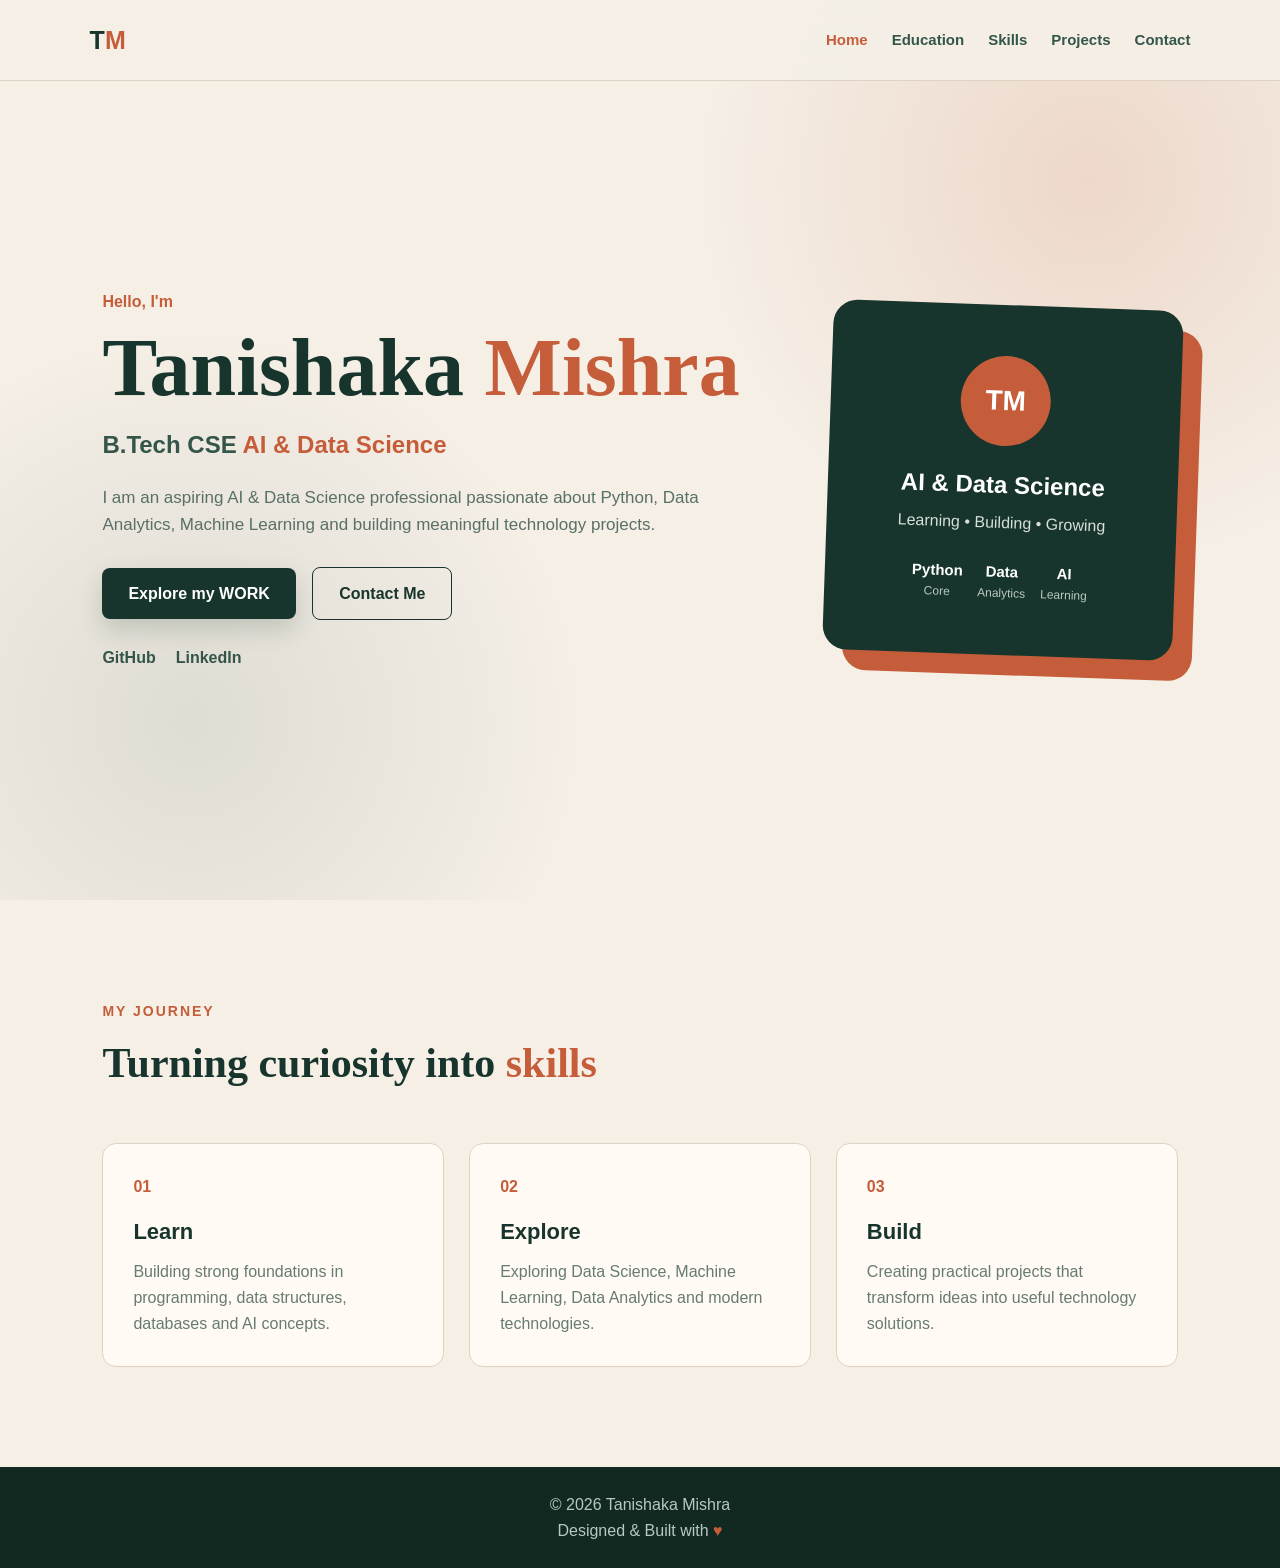
<file: index.html>
<!DOCTYPE html>
<html lang="en">
<head>
    <meta charset="UTF-8">
    <meta name="viewport" content="width=device-width, initial-scale=1.0">
    <title>Tanishaka Mishra | AI & Data Science Portfolio</title>
    <link rel="preconnect" href="https://fonts.googleapis.com">
    <link rel="preconnect" href="https://fonts.gstatic.com" crossorigin>
    <link
        href="https://fonts.googleapis.com/css2?family=Inter:wght@400;500;600;700;800&display=swap"
        rel="stylesheet">
    <link rel="stylesheet" href="style.css">
</head>

<body>

    <header class="navbar">

        <div class="logo">
            T<span>M</span>
        </div>

        <nav>
            <a href="index.html" class="active">Home</a>
            <a href="education.html">Education</a>
            <a href="skills.html">Skills</a>
            <a href="projects.html">Projects</a>
            <a href="contact.html">Contact</a>
        </nav>

        <button class="menu-btn" id="menuBtn">
            ☰
        </button>

    </header>

    <main>
        <section class="hero">

            <div class="hero-content">

                <p class="small-heading">
                   Hello, I'm
                </p>

                <h1>
                    Tanishaka
                    <span>Mishra</span>
                </h1>

                <h2>
                    B.Tech CSE
                    <span>AI & Data Science</span>
                </h2>

                <p class="hero-text">
                    I am an aspiring AI & Data Science professional
                    passionate about Python, Data Analytics,
                    Machine Learning and building meaningful
                    technology projects.
                </p>

                <div class="hero-buttons">
                    <a href="projects.html" class="btn btn-primary">
                        Explore my WORK
                    </a>
                    <a href="contact.html" class="btn btn-secondary">
                        Contact Me
                    </a>
                </div>

                <div class="social-links">
                    <a href="https://github.com/tanishkamishra118/my-portfolio" title="GitHub">
                        GitHub
                    </a>
                    <a href="https://www.linkedin.com/in/tanishka-mishra-6960a6389" title="LinkedIn">
                        LinkedIn
                    </a>
                </div>

            </div>

            <div class="hero-card">

                <div class="glow-circle"></div>

                <div class="profile-box">

                    <div class="profile-icon">
                        TM
                    </div>

                    <h3>
                        AI & Data Science
                    </h3>

                    <p>
                        Learning • Building • Growing
                    </p>

                    <div class="mini-stats">

                        <div>
                            <strong>Python</strong>
                            <span>Core</span>
                        </div>

                        <div>
                            <strong>Data</strong>
                            <span>Analytics</span>
                        </div>

                        <div>
                            <strong>AI</strong>
                            <span>Learning</span>
                        </div>

                    </div>

                </div>

            </div>

        </section>


        <section class="intro-section">

            <div class="section-heading">
                <p>MY JOURNEY</p>

                <h2>
                    Turning curiosity into
                    <span>skills</span>
                </h2>

            </div>

            <div class="intro-cards">

                <div class="intro-card">

                    <div class="card-number">
                        01
                    </div>

                    <h3>
                        Learn
                    </h3>

                    <p>
                        Building strong foundations in
                        programming, data structures,
                        databases and AI concepts.
                    </p>

                </div>

                <div class="intro-card">

                    <div class="card-number">
                        02
                    </div>

                    <h3>
                        Explore
                    </h3>

                    <p>
                        Exploring Data Science, Machine
                        Learning, Data Analytics and
                        modern technologies.
                    </p>

                </div>


                <div class="intro-card">

                    <div class="card-number">
                        03
                    </div>

                    <h3>
                        Build
                    </h3>

                    <p>
                        Creating practical projects that
                        transform ideas into useful
                        technology solutions.
                    </p>

                </div>

            </div>

        </section>

    </main>

    <footer>

        <p>
            © 2026 Tanishaka Mishra
        </p>

        <p>
            Designed & Built with
            <span>♥</span>
        </p>

    </footer>

    <script src="script.js"></script>
</body>

</html>
</file>
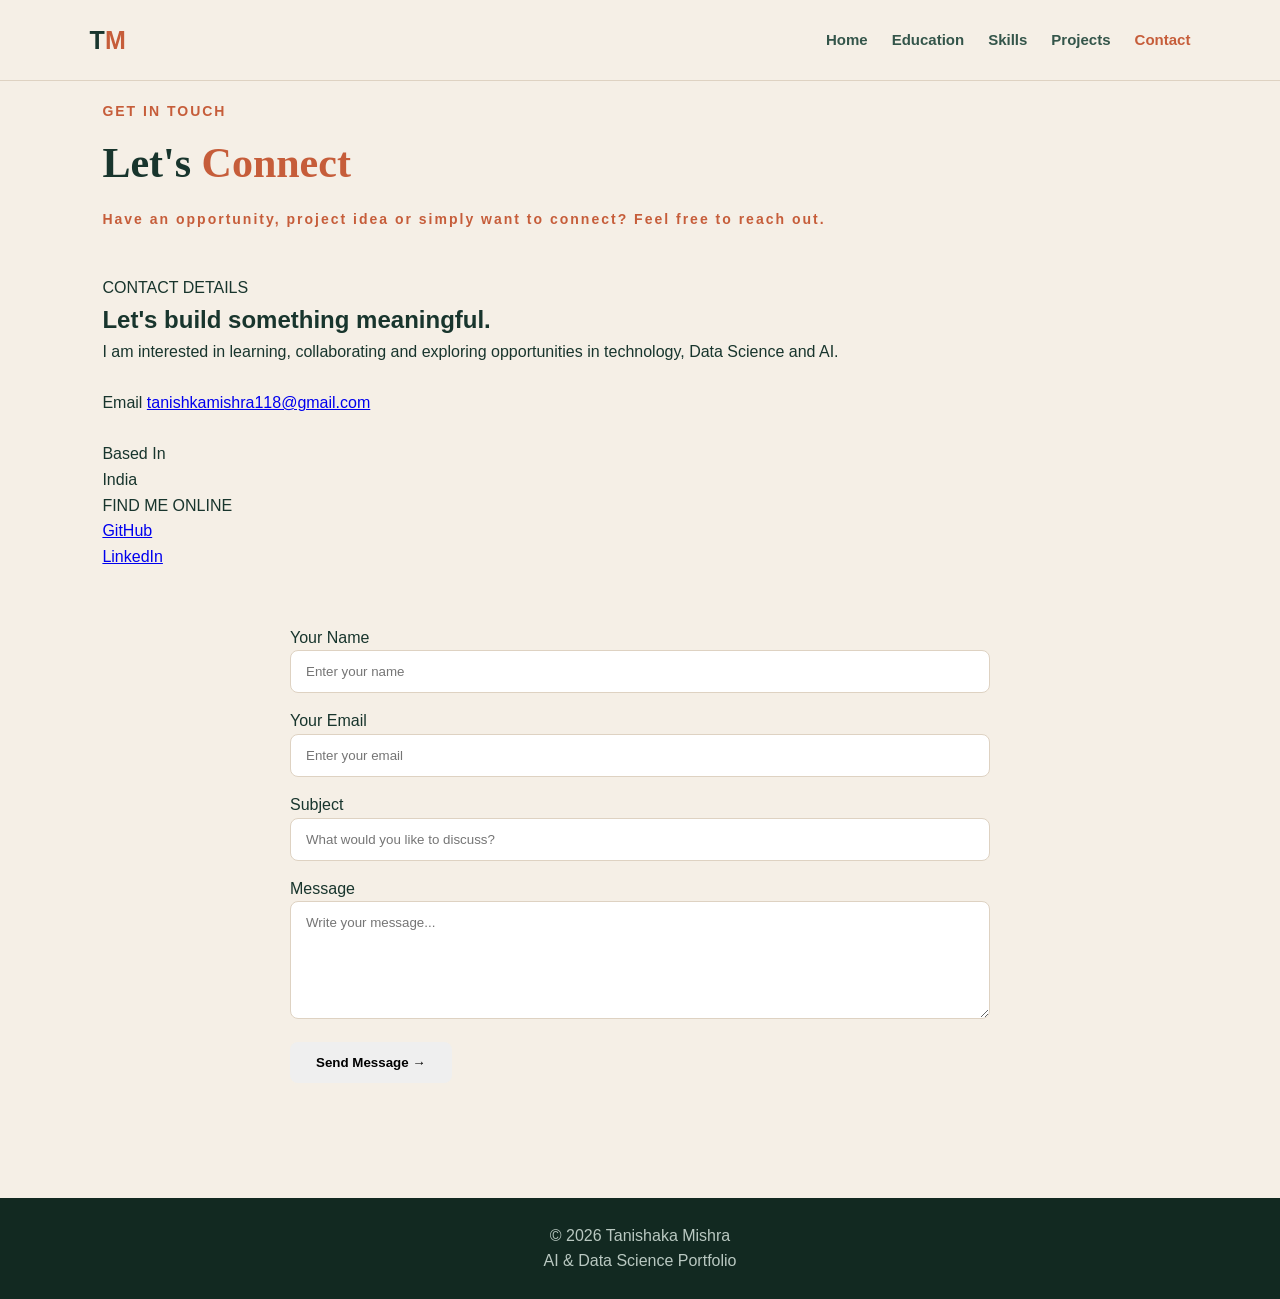
<file: contact.html>
<!DOCTYPE html>
<html lang="en">

<head>
    <meta charset="UTF-8">
    <meta name="viewport" content="width=device-width, initial-scale=1.0">
    <title>Contact | Tanishaka Mishra</title>
    <link rel="preconnect" href="https://fonts.googleapis.com">
    <link rel="preconnect" href="https://fonts.gstatic.com" crossorigin>

    <link
        href="https://fonts.googleapis.com/css2?family=Inter:wght@400;500;600;700;800&display=swap"
        rel="stylesheet">
    <link rel="stylesheet" href="style.css">
</head>

<body>

    <header class="navbar">

        <div class="logo">
            T<span>M</span>
        </div>

        <nav>

            <a href="index.html">
                Home
            </a>

            <a href="education.html">
                Education
            </a>

            <a href="skills.html">
                Skills
            </a>

            <a href="projects.html">
                Projects
            </a>

            <a href="contact.html" class="active">
                Contact
            </a>

        </nav>

        <button class="menu-btn" id="menuBtn">
            ☰
        </button>

    </header>
    
    <main>

        <section class="contact-section">

            <div class="section-heading">

                <p>GET IN TOUCH</p>

                <h1>
                    Let's
                    <span>Connect</span>
                </h1>

                <div class="heading-line"></div>

                <p class="heading-description">
                    Have an opportunity, project idea or
                    simply want to connect? Feel free to
                    reach out.
                </p>

            </div>

            <div class="contact-container">

                <div class="contact-info">

                    <p class="contact-label">
                        CONTACT DETAILS
                    </p>

                    <h2>
                        Let's build something
                        <span>meaningful.</span>
                    </h2>

                    <p>
                        I am interested in learning, collaborating
                        and exploring opportunities in technology,
                        Data Science and AI.
                    </p>
                    <br>
                    
                        <div>
                            <span>
                                Email
                            </span>
                            <a href="mailto:tanishkamishra118@gmail.com">tanishkamishra118@gmail.com</a>
                        </div>
                    
                    <br>

                        <div>
                            <span>
                                Based In
                            </span>

                            <p>
                                India
                            </p>

                        </div>

                    <div class="contact-social">

                        <p>
                            FIND ME ONLINE
                        </p>

                        <div>

                            <a href="https://github.com/tanishkamishra118/my-portfolio" target="_blank">
                                GitHub
                            </a>
                            <br>

                            <a href="https://www.linkedin.com/in/tanishka-mishra-6960a6389" target="_blank">
                                LinkedIn
                            </a>

                        </div>

                    </div>

                </div>
                <br>

                <div class="contact-form-box">

                    <form id="contactForm">

                        <div class="form-group">

                            <label for="name">
                                Your Name
                            </label>

                            <input
                                type="text"
                                id="name"
                                name="name"
                                placeholder="Enter your name"
                                required
                            >

                        </div>

                        <div class="form-group">

                            <label for="email">
                                Your Email
                            </label>

                            <input
                                type="email"
                                id="email"
                                name="email"
                                placeholder="Enter your email"
                                required
                            >

                        </div>
                        

                        <div class="form-group">

                            <label for="subject">
                                Subject
                            </label>

                            <input
                                type="text"
                                id="subject"
                                name="subject"
                                placeholder="What would you like to discuss?"
                                required
                            >
                        
                        </div>

                        <div class="form-group">

                            <label for="message">
                                Message
                            </label>

                            <textarea
                                id="message"
                                name="message"
                                rows="6"
                                placeholder="Write your message..."
                                required
                            ></textarea>

                        </div>

                        <button
                            type="submit"
                            class="btn primary-btn submit-btn"
                        >
                            Send Message →
                        </button>

                        <p
                            id="formMessage"
                            class="form-message"
                        ></p>

                    </form>

                </div>

            </div>

        </section>

    </main>

    <footer>

        <p>
            © 2026 Tanishaka Mishra
        </p>

        <p>
            AI & Data Science Portfolio
        </p>

    </footer>

    <script src="script.js"></script>

</body>

</html>
</file>
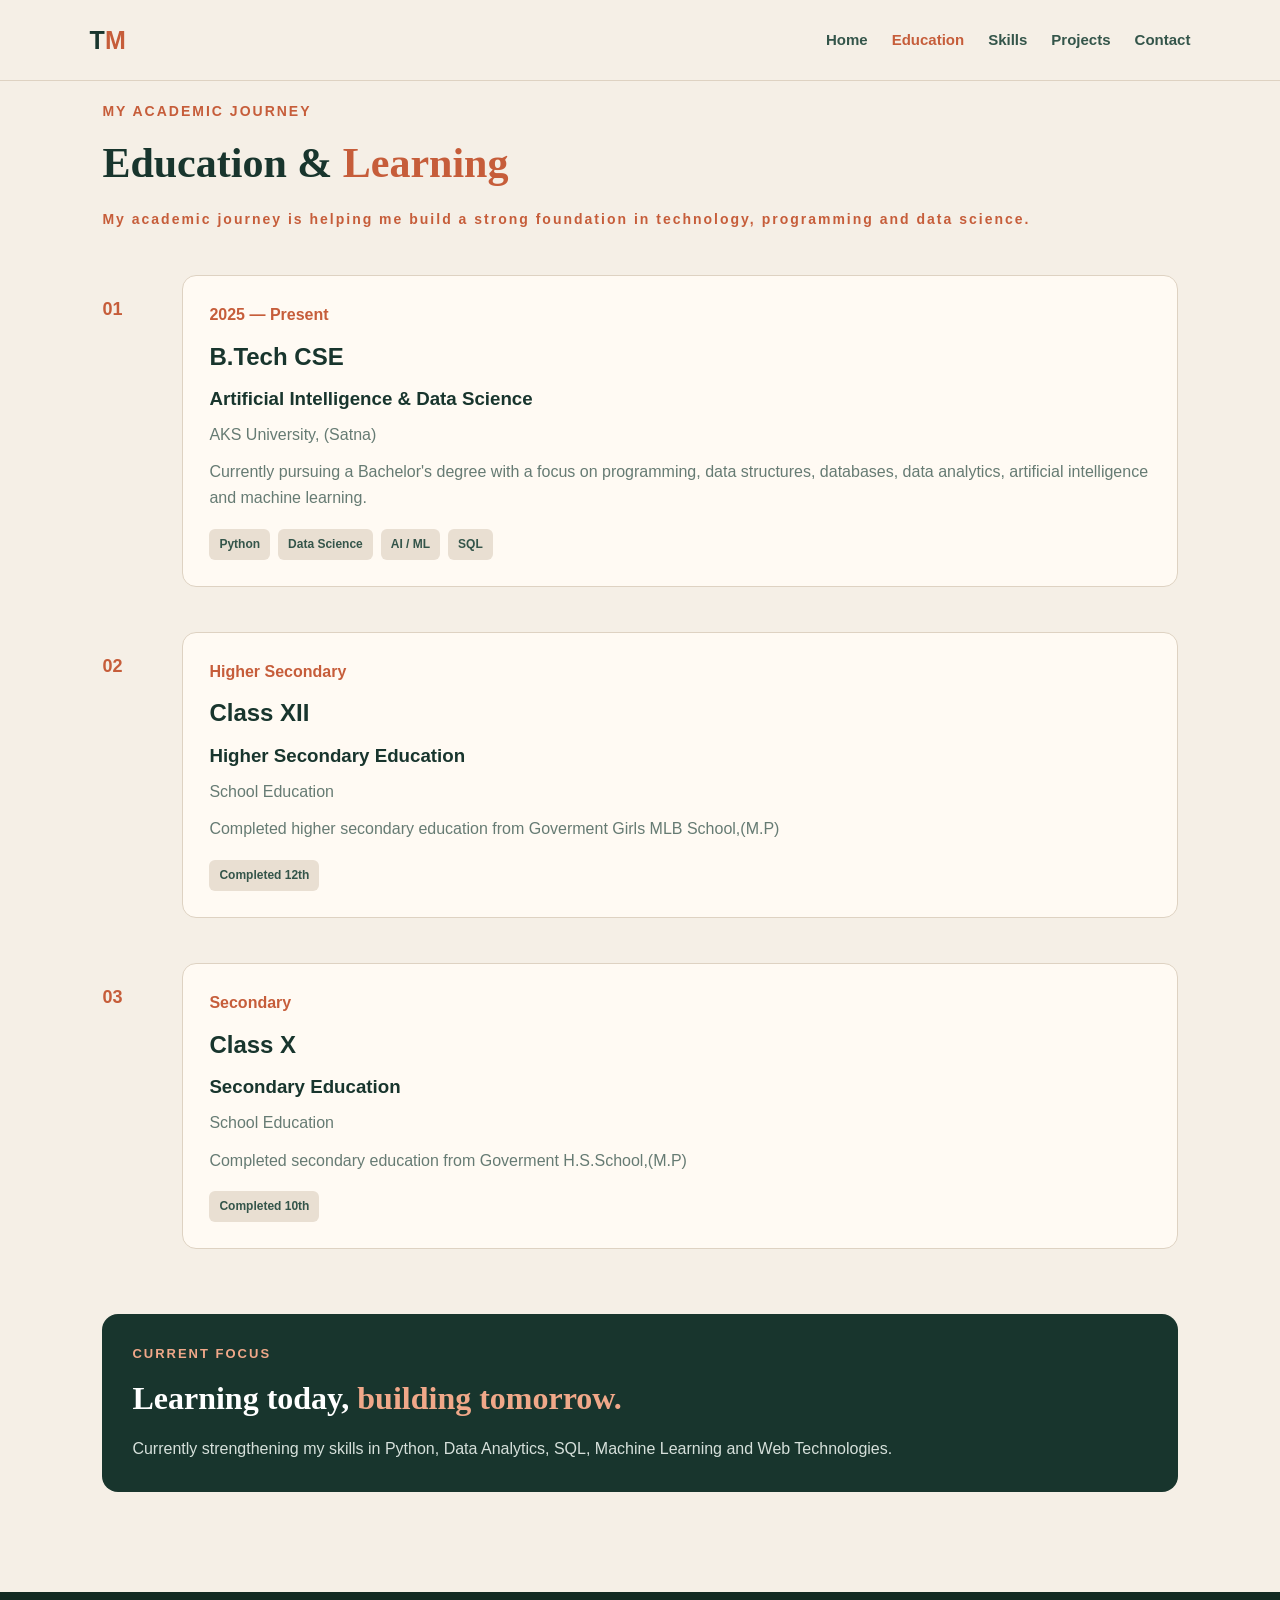
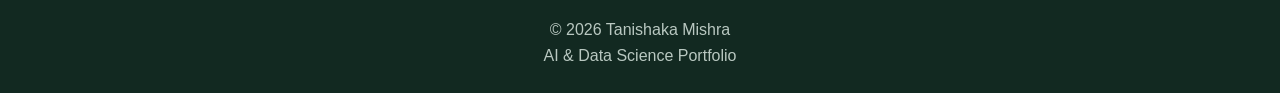
<file: education.html>
<!DOCTYPE html>
<html lang="en">
<head>
    <meta charset="UTF-8">
    <meta name="viewport" content="width=device-width, initial-scale=1.0">
    <title>Education | Tanishaka Mishra</title>
    <link rel="preconnect" href="https://fonts.googleapis.com">
    <link rel="preconnect" href="https://fonts.gstatic.com" crossorigin>
    <link
        href="https://fonts.googleapis.com/css2?family=Inter:wght@400;500;600;700;800&display=swap"
        rel="stylesheet">
    <link rel="stylesheet" href="style.css">
</head>

<body>

    <header class="navbar">

        <div class="logo">
            T<span>M</span>
        </div>

        <nav>

            <a href="index.html">
                Home
            </a>

            <a href="education.html" class="active">
                Education
            </a>

            <a href="skills.html">
                Skills
            </a>

            <a href="projects.html">
                Projects
            </a>

            <a href="contact.html">
                Contact
            </a>

        </nav>

        <button class="menu-btn" id="menuBtn">
            ☰
        </button>

    </header>

    <main>

        <section class="education-section">

            <div class="section-heading education-heading">

                <p>MY ACADEMIC JOURNEY</p>

                <h1>
                    Education &
                    <span>Learning</span>
                </h1>

                <div class="heading-line"></div>

                <p class="heading-description">
                    My academic journey is helping me build
                    a strong foundation in technology,
                    programming and data science.
                </p>

            </div>

            <div class="education-timeline">

                <div class="education-item">

                    <div class="timeline-dot">
                        01
                    </div>

                    <div class="education-card">

                        <div class="education-year">
                            2025 — Present
                        </div>

                        <h2>
                            B.Tech CSE
                        </h2>

                        <h3>
                            Artificial Intelligence &
                            Data Science
                        </h3>

                        <p class="institution">
                            AKS University, (Satna)
                        </p>

                        <p class="education-description">
                            Currently pursuing a Bachelor's degree
                            with a focus on programming, data
                            structures, databases, data analytics,
                            artificial intelligence and machine
                            learning.
                        </p>

                        <div class="education-tags">

                            <span>
                                Python
                            </span>

                            <span>
                                Data Science
                            </span>

                            <span>
                                AI / ML
                            </span>

                            <span>
                                SQL
                            </span>

                        </div>

                    </div>

                </div>

                <div class="education-item">

                    <div class="timeline-dot">
                        02
                    </div>

                    <div class="education-card">

                        <div class="education-year">
                            Higher Secondary
                        </div>

                        <h2>
                            Class XII
                        </h2>

                        <h3>
                            Higher Secondary Education
                        </h3>

                        <p class="institution">
                            School Education
                        </p>

                        <p class="education-description">
                            Completed higher secondary education
                            from Goverment Girls MLB School,(M.P)
                        </p>
                        <div class="education-tags">
                            <span>
                                Completed 12th
                            </span>
                        </div>

                    </div>

                </div>

                <div class="education-item">

                    <div class="timeline-dot">
                        03
                    </div>

                    <div class="education-card">

                        <div class="education-year">
                            Secondary
                        </div>

                        <h2>
                            Class X
                        </h2>

                        <h3>
                            Secondary Education
                        </h3>

                        <p class="institution">
                            School Education
                        </p>

                        <p class="education-description">
                            Completed secondary education 
                            from Goverment H.S.School,(M.P)
                        </p>

                        <div class="education-tags">

                            <span>
                                Completed 10th
                            </span>
                        </div>
                    </div>
                </div>
            </div>

            <div class="learning-focus">
                <div>
                    <p class="focus-label">
                        CURRENT FOCUS
                    </p>
                    <h2>
                        Learning today,
                        <span>building tomorrow.</span>
                    </h2>
                    <p>
                        Currently strengthening my skills in
                        Python, Data Analytics, SQL,
                        Machine Learning and Web Technologies.
                    </p>
                </div>
            </div>
        </section>
    </main>

    <footer>

        <p>
            © 2026 Tanishaka Mishra
        </p>

        <p>
            AI & Data Science Portfolio
        </p>

    </footer>

    <script src="script.js"></script>

</body>

</html>
</file>
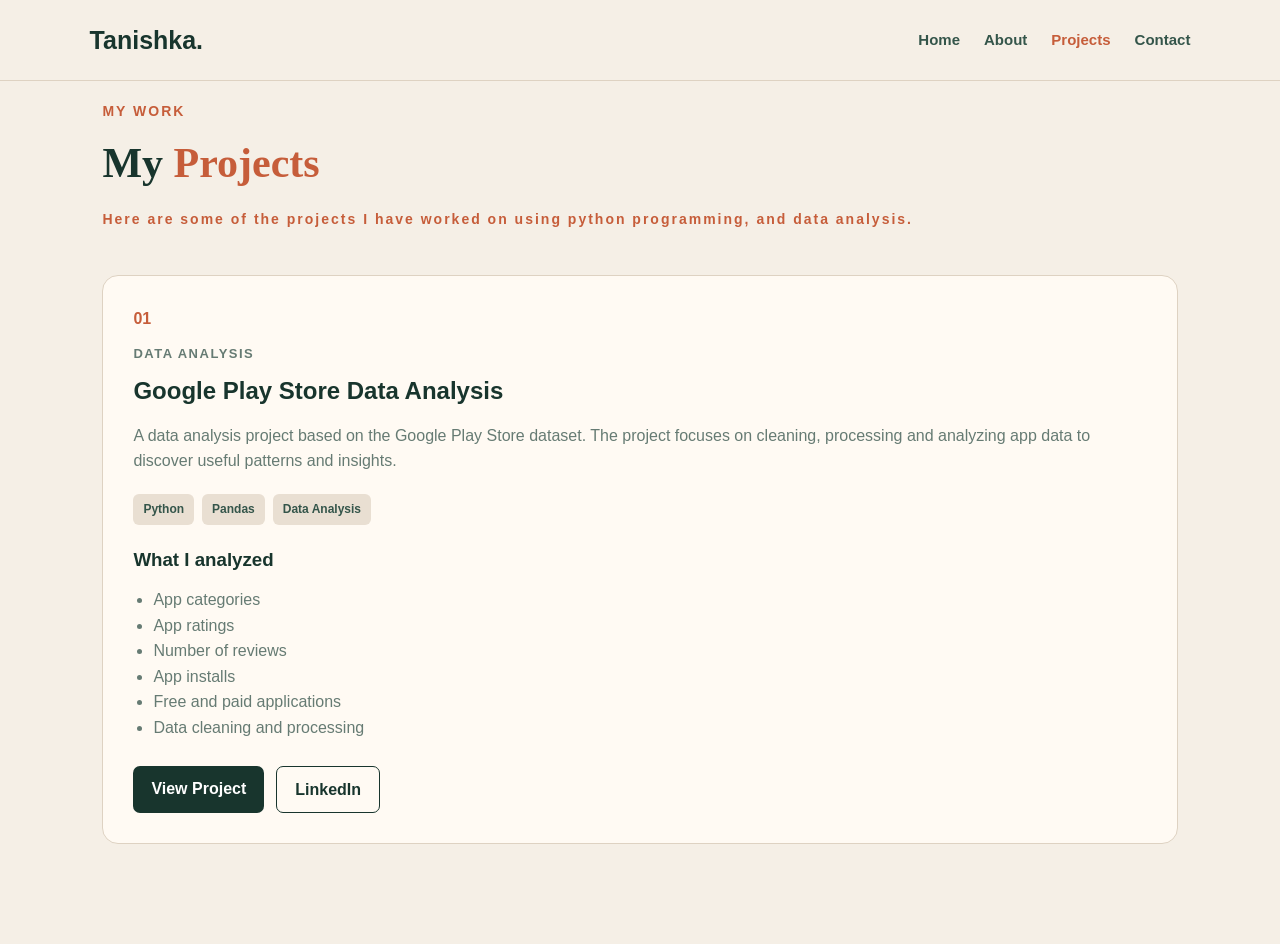
<file: projects.html>
<!DOCTYPE html>
<html lang="en">
<head>
    <meta charset="UTF-8">
    <meta name="viewport" content="width=device-width, initial-scale=1.0">
    <title>My Projects</title>
    <link rel="stylesheet" href="style.css">
</head>

<body>

    <header class="navbar">

        <div class="logo">
            Tanishka.
        </div>

        <nav>
            <a href="index.html">Home</a>
            <a href="about.html">About</a>
            <a href="projects.html" class="active">Projects</a>
            <a href="contact.html">Contact</a>
        </nav>

    </header>

    <section class="projects-section">

        <div class="section-heading">

            <p class="small-title">
                MY WORK
            </p>

            <h1>
                My <span>Projects</span>
            </h1>

            <p class="section-description">
                Here are some of the projects I have worked on
                using  python programming, and data analysis.
            </p>

        </div>


        <div class="projects-container">

            <div class="project-card">

                <div class="project-number">
                    01
                </div>

                <div class="project-content">

                    <p class="project-type">
                        DATA ANALYSIS
                    </p>

                    <h2>
                        Google Play Store Data Analysis
                    </h2>

                    <p class="project-description">
                        A data analysis project based on the Google Play
                        Store dataset. The project focuses on cleaning,
                        processing and analyzing app data to discover
                        useful patterns and insights.
                    </p>

                    <div class="technologies">

                        <span>Python</span>
                        <span>Pandas</span>
                        <span>Data Analysis</span>

                    </div>

                    <div class="project-features">

                        <h3>
                            What I analyzed
                        </h3>

                        <ul>

                            <li>
                                App categories
                            </li>

                            <li>
                                App ratings
                            </li>

                            <li>
                                Number of reviews
                            </li>

                            <li>
                                App installs
                            </li>

                            <li>
                                Free and paid applications
                            </li>

                            <li>
                                Data cleaning and processing
                            </li>

                        </ul>

                    </div>

                    <div class="project-buttons">

                        <a href="https://lnkd.in/p/diMkTwx8" class="project-btn">
                            View Project
                        </a>

                        <a href="https://www.linkedin.com/in/tanishka-mishra-6960a6389" class="github-btn">
                            LinkedIn
                        </a>

                    </div>

                </div>

            </div>

    <script src="script.js"></script>

</body>
</html>
</file>
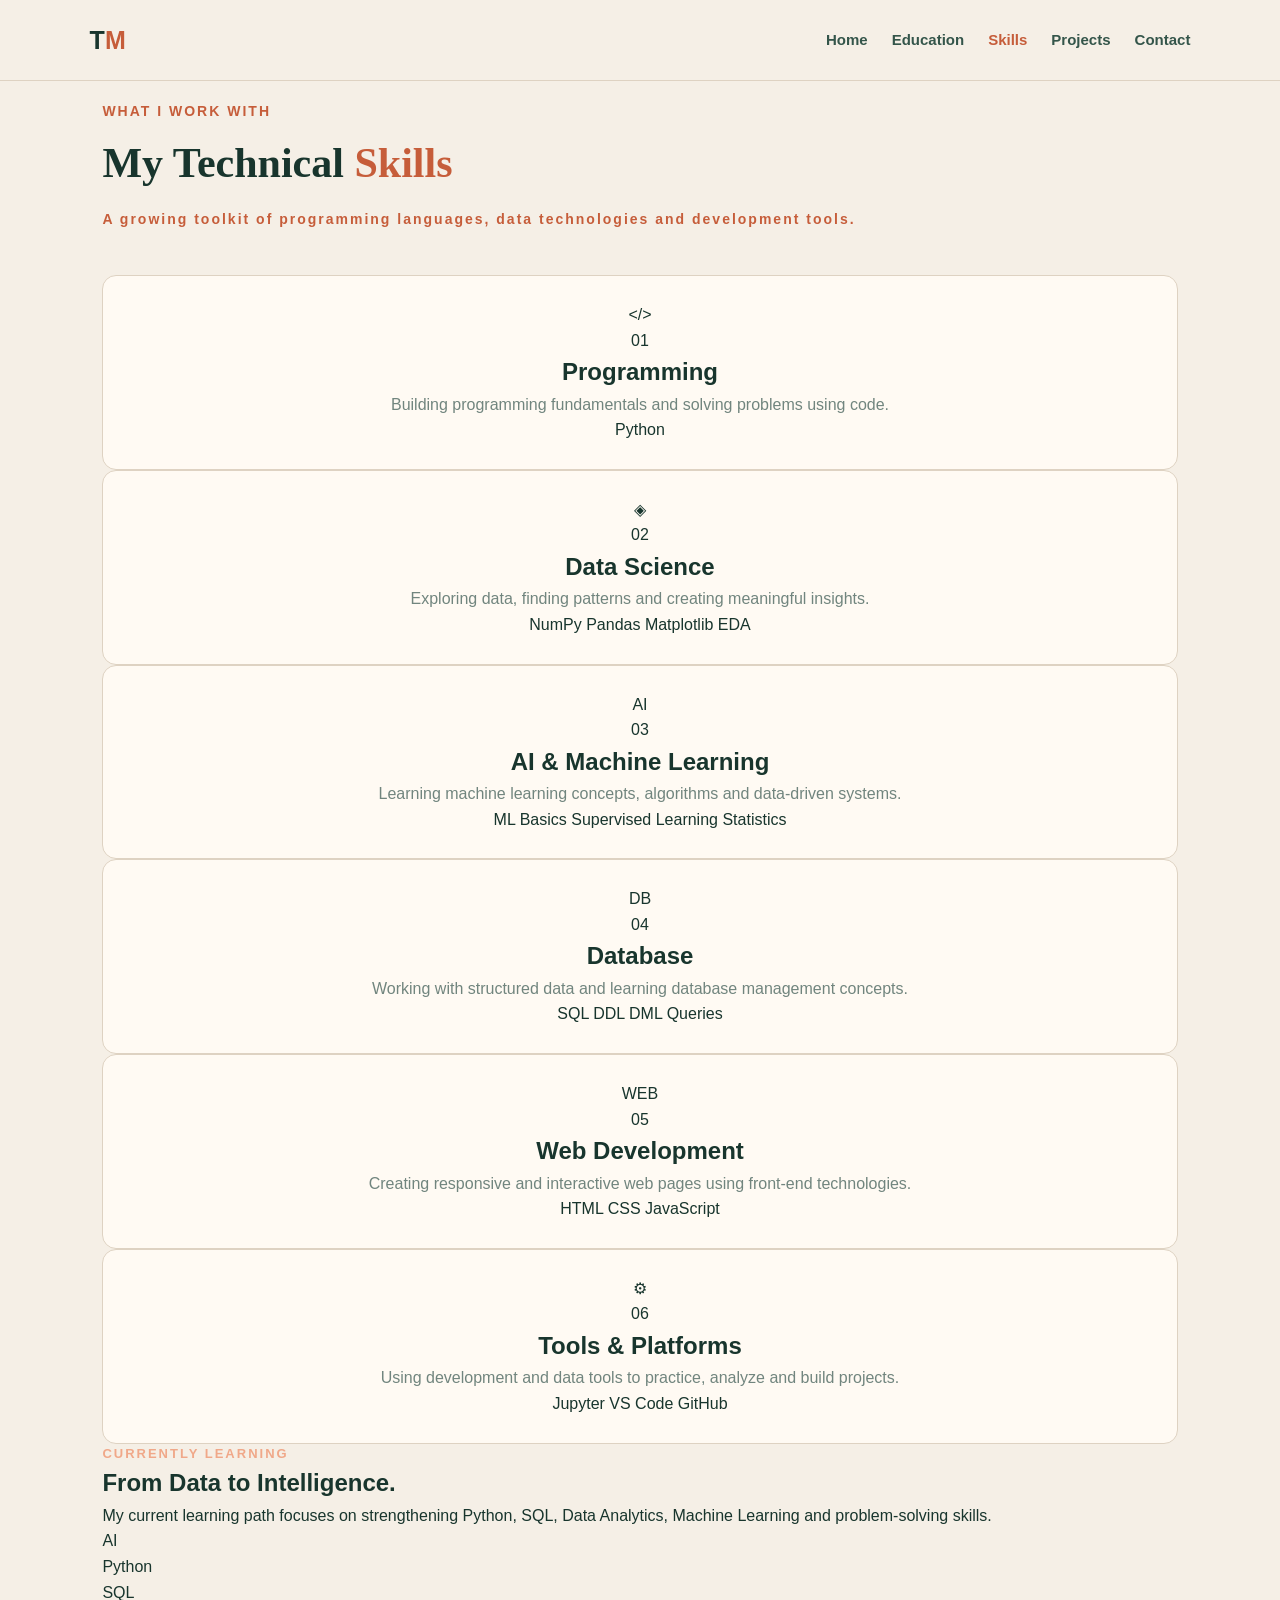
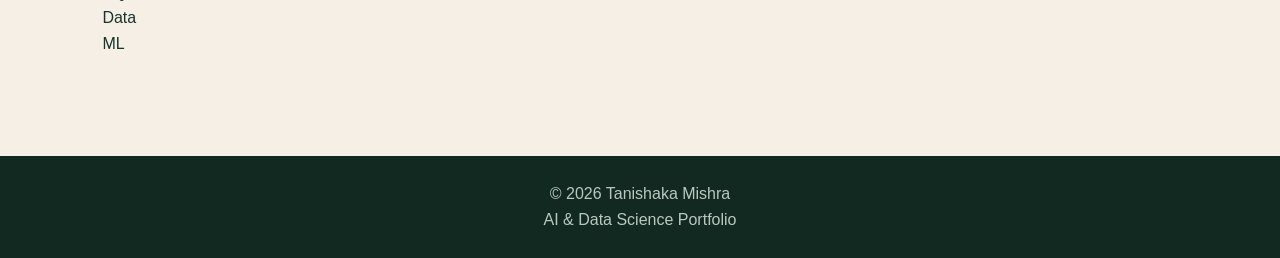
<file: skills.html>
<!DOCTYPE html>
<html lang="en">

<head>
    <meta charset="UTF-8">
    <meta name="viewport" content="width=device-width, initial-scale=1.0">
    <title>Skills | Tanishaka Mishra</title>
    <link rel="preconnect" href="https://fonts.googleapis.com">
    <link rel="preconnect" href="https://fonts.gstatic.com" crossorigin>
    <link
        href="https://fonts.googleapis.com/css2?family=Inter:wght@400;500;600;700;800&display=swap"
        rel="stylesheet">
    <link rel="stylesheet" href="style.css">
</head>

<body>

    <header class="navbar">

        <div class="logo">
            T<span>M</span>
        </div>

        <nav>

            <a href="index.html">
                Home
            </a>

            <a href="education.html">
                Education
            </a>

            <a href="skills.html" class="active">
                Skills
            </a>

            <a href="projects.html">
                Projects
            </a>

            <a href="contact.html">
                Contact
            </a>

        </nav>

        <button class="menu-btn" id="menuBtn">
            ☰
        </button>

    </header>

    <main>

        <section class="skills-section">

            <div class="section-heading">

                <p>WHAT I WORK WITH</p>

                <h1>
                    My Technical
                    <span>Skills</span>
                </h1>

                <div class="heading-line"></div>

                <p class="heading-description">
                    A growing toolkit of programming languages,
                    data technologies and development tools.
                </p>

            </div>

            <div class="skills-grid">

                <div class="skill-card">

                    <div class="skill-top">

                        <div class="skill-icon">
                            &lt;/&gt;
                        </div>

                        <span class="skill-number">
                            01
                        </span>

                    </div>

                    <h2>
                        Programming
                    </h2>

                    <p>
                        Building programming fundamentals
                        and solving problems using code.
                    </p>

                    <div class="skill-list">

                        <span>Python</span>
                        
                    </div>

                </div>

                <div class="skill-card featured-skill">

                    <div class="skill-top">

                        <div class="skill-icon">
                            ◈
                        </div>

                        <span class="skill-number">
                            02
                        </span>

                    </div>

                    <h2>
                        Data Science
                    </h2>

                    <p>
                        Exploring data, finding patterns and
                        creating meaningful insights.
                    </p>

                    <div class="skill-list">

                        <span>NumPy</span>
                        <span>Pandas</span>
                        <span>Matplotlib</span>
                        <span>EDA</span>

                    </div>

                </div>

                <div class="skill-card">

                    <div class="skill-top">

                        <div class="skill-icon">
                            AI
                        </div>

                        <span class="skill-number">
                            03
                        </span>

                    </div>

                    <h2>
                        AI & Machine Learning
                    </h2>

                    <p>
                        Learning machine learning concepts,
                        algorithms and data-driven systems.
                    </p>

                    <div class="skill-list">

                        <span>ML Basics</span>
                        <span>Supervised Learning</span>
                        <span>Statistics</span>

                    </div>

                </div>

                <div class="skill-card">

                    <div class="skill-top">

                        <div class="skill-icon">
                            DB
                        </div>

                        <span class="skill-number">
                            04
                        </span>

                    </div>

                    <h2>
                        Database
                    </h2>

                    <p>
                        Working with structured data and
                        learning database management concepts.
                    </p>

                    <div class="skill-list">

                        <span>SQL</span>
                        <span>DDL</span>
                        <span>DML</span>
                        <span>Queries</span>

                    </div>

                </div>

                <div class="skill-card">

                    <div class="skill-top">

                        <div class="skill-icon">
                            WEB
                        </div>

                        <span class="skill-number">
                            05
                        </span>

                    </div>

                    <h2>
                        Web Development
                    </h2>

                    <p>
                        Creating responsive and interactive
                        web pages using front-end technologies.
                    </p>

                    <div class="skill-list">

                        <span>HTML</span>
                        <span>CSS</span>
                        <span>JavaScript</span>

                    </div>

                </div>

                <div class="skill-card">

                    <div class="skill-top">

                        <div class="skill-icon">
                            ⚙
                        </div>

                        <span class="skill-number">
                            06
                        </span>

                    </div>

                    <h2>
                        Tools & Platforms
                    </h2>

                    <p>
                        Using development and data tools to
                        practice, analyze and build projects.
                    </p>

                    <div class="skill-list">

                        <span>Jupyter</span>
                        <span>VS Code</span>
                        <span>GitHub</span>

                    </div>

                </div>

            </div>

            <div class="learning-section">

                <div class="learning-content">

                    <p class="focus-label">
                        CURRENTLY LEARNING
                    </p>

                    <h2>
                        From Data
                        <span>to Intelligence.</span>
                    </h2>

                    <p>
                        My current learning path focuses on
                        strengthening Python, SQL, Data Analytics,
                        Machine Learning and problem-solving skills.
                    </p>

                </div>


                <div class="learning-orbit">

                    <div class="orbit-center">
                        AI
                    </div>

                    <div class="orbit-item item-one">
                        Python
                    </div>

                    <div class="orbit-item item-two">
                        SQL
                    </div>

                    <div class="orbit-item item-three">
                        Data
                    </div>

                    <div class="orbit-item item-four">
                        ML
                    </div>

                </div>

            </div>

        </section>

    </main>

    <footer>

        <p>
            © 2026 Tanishaka Mishra
        </p>

        <p>
            AI & Data Science Portfolio
        </p>

    </footer>

    <script src="script.js"></script>

</body>

</html>
</file>
<file: style.css>
* {
    margin: 0;
    padding: 0;
    box-sizing: border-box;
    scroll-behavior: smooth;
}

body {
    font-family: 'DM Sans', sans-serif;
    background: #f5efe6;
    color: #18352d;
    line-height: 1.6;
}


/* ================= NAVBAR ================= */

.navbar {
    width: 100%;
    padding: 20px 7%;

    display: flex;
    justify-content: space-between;
    align-items: center;

    background: rgba(245, 239, 230, 0.92);
    backdrop-filter: blur(12px);

    position: fixed;
    top: 0;
    left: 0;

    z-index: 1000;

    border-bottom: 1px solid #ded2c2;
}


/* Logo */

.logo {
    font-size: 25px;
    font-weight: 700;
    color: #18352d;
}

.logo span {
    color: #c65d3a;
}


/* Navigation */

.navbar nav {
    display: flex;
    align-items: center;
    gap: 24px;
    flex-wrap: nowrap;
}

.navbar nav a {
    color: #34554a;
    text-decoration: none;

    font-size: 15px;
    font-weight: 600;

    white-space: nowrap;

    transition: 0.3s;
}


/* Navigation Hover */

.navbar nav a:hover {
    color: #c65d3a;
}


/* Active Page */

.navbar nav a.active {
    color: #c65d3a;
}


/* ================= MOBILE MENU BUTTON ================= */

.menu-btn {
    display: none;

    background: none;
    border: none;

    font-size: 28px;

    color: #18352d;

    cursor: pointer;
}


/* ================= HERO ================= */

.hero {
    min-height: 100vh;

    display: flex;
    align-items: center;
    justify-content: space-between;

    gap: 60px;

    padding: 130px 8% 70px;

    background:
        radial-gradient(
            circle at 85% 20%,
            rgba(198, 93, 58, 0.16),
            transparent 30%
        ),

        radial-gradient(
            circle at 15% 80%,
            rgba(24, 53, 45, 0.10),
            transparent 30%
        ),

        #f5efe6;
}


/* Hero Content */

.hero-content {
    max-width: 650px;
}


/* Small Heading */

.hero-content .small-heading {
    color: #c65d3a;

    font-size: 16px;
    font-weight: 700;

    margin-bottom: 10px;
}


/* Main Heading */

.hero-content h1 {
    font-family: 'Playfair Display', serif;

    font-size: clamp(45px, 7vw, 82px);

    line-height: 1.05;

    color: #18352d;

    margin-bottom: 15px;
}


/* Highlighted Name */

.hero-content h1 span {
    color: #c65d3a;
}


/* Degree */

.hero-content h2 {
    font-size: 24px;

    color: #34554a;

    margin-bottom: 20px;
}

.hero-content h2 span {
    color: #c65d3a;
}


/* Description */

.hero-content p {
    color: #587067;

    font-size: 17px;

    max-width: 600px;

    margin-bottom: 28px;
}


/* ================= BUTTONS ================= */

.btn {
    display: inline-block;

    padding: 13px 26px;

    border-radius: 8px;

    text-decoration: none;

    font-weight: 700;

    margin-right: 12px;

    transition: 0.3s;
}


/* Primary Button */

.btn-primary {
    background: #18352d;

    color: white;

    box-shadow:
        0 10px 25px rgba(24, 53, 45, 0.18);
}


/* Primary Button Hover */

.btn-primary:hover {
    background: #c65d3a;

    transform: translateY(-3px);
}


/* Secondary Button */

.btn-secondary,
.btn-outline {
    border: 1.5px solid #18352d;

    color: #18352d;

    background: transparent;
}


/* Secondary Button Hover */

.btn-secondary:hover,
.btn-outline:hover {
    background: #18352d;

    color: white;
}


/* ================= SOCIAL LINKS ================= */

.social-links {
    display: flex;

    gap: 20px;

    margin-top: 25px;
}

.social-links a {
    color: #34554a;

    text-decoration: none;

    font-weight: 600;

    transition: 0.3s;
}

.social-links a:hover {
    color: #c65d3a;

    transform: translateY(-2px);
}


/* ================= HERO CARD ================= */

.hero-card {
    width: 350px;
    height: 350px;

    border-radius: 24px;

    display: flex;
    align-items: center;
    justify-content: center;

    background: #18352d;

    color: white;

    padding: 8px;

    transform: rotate(2deg);

    box-shadow: 20px 20px 0px #c65d3a;

    transition: 0.4s;

    flex-shrink: 0;
}


/* Hero Card Hover */

.hero-card:hover {
    transform: rotate(0deg) translateY(-8px);
}


/* Profile Box */

.profile-box {
    width: 100%;
    height: 100%;

    display: flex;

    flex-direction: column;

    align-items: center;

    justify-content: center;

    text-align: center;
}


/* Profile Icon */

.profile-icon {
    width: 90px;
    height: 90px;

    border-radius: 50%;

    display: flex;
    align-items: center;
    justify-content: center;

    background: #c65d3a;

    color: white;

    font-size: 28px;
    font-weight: 800;

    margin-bottom: 20px;
}


/* Profile Heading */

.profile-box h3 {
    font-size: 24px;

    margin-bottom: 5px;
}

.profile-box p {
    color: #d6e0db;
}


/* ================= MINI STATS ================= */

.mini-stats {
    display: flex;

    gap: 15px;

    margin-top: 25px;
}

.mini-stats div {
    display: flex;

    flex-direction: column;

    align-items: center;
}

.mini-stats strong {
    font-size: 15px;
}

.mini-stats span {
    font-size: 12px;

    color: #b9c8c1;
}


/* ================= SECTIONS ================= */

section {
    padding: 100px 8%;
}


/* Section Heading */

.section-heading {
    margin-bottom: 45px;
}

.section-heading p {
    color: #c65d3a;

    font-size: 14px;

    font-weight: 700;

    letter-spacing: 2px;

    margin-bottom: 8px;
}

.section-heading h2,
.section-heading h1 {
    font-family: 'Playfair Display', serif;

    font-size: 42px;

    color: #18352d;

    margin-bottom: 10px;
}

.section-heading h2 span,
.section-heading h1 span {
    color: #c65d3a;
}

.section-description {
    color: #6b8179;
}


/* ================= INTRO CARDS ================= */

.intro-cards {
    display: grid;

    grid-template-columns:
        repeat(auto-fit, minmax(220px, 1fr));

    gap: 25px;
}

.intro-card {
    background: #fffaf3;

    border: 1px solid #ded2c2;

    padding: 30px;

    border-radius: 14px;

    transition: 0.3s;
}

.intro-card:hover {
    transform: translateY(-7px);

    border-color: #c65d3a;

    box-shadow:
        0 15px 35px rgba(24, 53, 45, 0.10);
}

.card-number {
    color: #c65d3a;

    font-weight: 800;

    margin-bottom: 15px;
}

.intro-card h3 {
    color: #18352d;

    font-size: 22px;

    margin-bottom: 10px;
}

.intro-card p {
    color: #667b73;
}
/* ================= EDUCATION ================= */

.education-card {
    background: #fffaf3;

    border: 1px solid #ded2c2;

    padding: 26px;

    border-radius: 14px;

    margin-bottom: 20px;

    transition: 0.3s;
}

.education-card:hover {
    transform: translateY(-5px);

    border-color: #c65d3a;

    box-shadow:
        0 15px 35px rgba(24, 53, 45, 0.10);
}

.education-card h2,
.education-card h3 {
    color: #18352d;

    margin-bottom: 8px;
}

.education-card p {
    color: #667b73;
}

.education-year {
    color: #c65d3a;

    font-weight: 700;

    margin-bottom: 10px;
}

.education-description {
    margin-top: 12px;
}

.education-tags {
    display: flex;

    flex-wrap: wrap;

    gap: 8px;

    margin-top: 18px;
}

.education-tags span {
    background: #e9dfd2;

    color: #34554a;

    padding: 6px 10px;

    border-radius: 6px;

    font-size: 12px;

    font-weight: 600;
}


/* ================= SKILLS ================= */

.skills-container {
    display: grid;

    grid-template-columns:
        repeat(auto-fit, minmax(180px, 1fr));

    gap: 20px;
}

.skill-card {
    padding: 26px;

    text-align: center;

    border-radius: 14px;

    background: #fffaf3;

    border: 1px solid #ded2c2;

    transition: 0.3s;
}

.skill-card:hover {
    transform: translateY(-7px);

    background: #18352d;

    color: white;

    border-color: #18352d;
}

.skill-card h3 {
    margin-bottom: 8px;
}

.skill-card p {
    color: #71857e;
}

.skill-card:hover p {
    color: #dfe8e3;
}


/* ================= PROJECTS ================= */

.projects-container {
    display: grid;

    grid-template-columns:
        repeat(auto-fit, minmax(280px, 1fr));

    gap: 25px;
}

.project-card {
    padding: 30px;

    border-radius: 16px;

    background: #fffaf3;

    border: 1px solid #ded2c2;

    transition: 0.3s;
}

.project-card:hover {
    transform: translateY(-8px);

    border-color: #c65d3a;

    box-shadow:
        0 20px 40px rgba(24, 53, 45, 0.12);
}

.project-number {
    color: #c65d3a;

    font-weight: 800;

    margin-bottom: 12px;
}

.project-type {
    color: #c65d3a;

    font-size: 13px;

    font-weight: 700;

    letter-spacing: 1.5px;

    margin-bottom: 8px;
}

.project-card h2,
.project-card h3 {
    color: #18352d;

    margin-bottom: 12px;
}

.project-description,
.project-card p {
    color: #667b73;
}


/* Technologies */

.technologies {
    display: flex;

    flex-wrap: wrap;

    gap: 8px;

    margin: 20px 0;
}

.technologies span {
    background: #e9dfd2;

    color: #34554a;

    padding: 6px 10px;

    border-radius: 6px;

    font-size: 12px;

    font-weight: 600;
}


/* Project Features */

.project-features {
    margin-top: 20px;
}

.project-features ul {
    padding-left: 20px;

    color: #667b73;
}


/* Project Buttons */

.project-buttons {
    display: flex;

    flex-wrap: wrap;

    gap: 12px;

    margin-top: 25px;
}

.project-btn,
.github-btn {
    display: inline-block;

    padding: 10px 18px;

    border-radius: 7px;

    text-decoration: none;

    font-weight: 700;

    transition: 0.3s;
}

.project-btn {
    background: #18352d;

    color: white;
}

.project-btn:hover {
    background: #c65d3a;

    transform: translateY(-2px);
}

.github-btn {
    border: 1px solid #18352d;

    color: #18352d;
}

.github-btn:hover {
    background: #18352d;

    color: white;
}


/* ================= CONTACT ================= */

.contact {
    text-align: center;

    background: #18352d;

    color: white;
}

.contact h2 {
    color: white;
}

.contact p {
    color: #d6e0db;

    margin-bottom: 25px;
}

.contact a {
    color: #f0a889;
}


/* Contact Form */

.contact-form-box {
    max-width: 700px;

    margin: 30px auto 0;
}

.contact-form-box input,
.contact-form-box textarea {
    width: 100%;

    padding: 13px 15px;

    margin-bottom: 15px;

    border: 1px solid #ded2c2;

    border-radius: 8px;

    font-family: inherit;

    outline: none;
}

.contact-form-box input:focus,
.contact-form-box textarea:focus {
    border-color: #c65d3a;
}

.submit-btn {
    border: none;

    cursor: pointer;
}


/* Form Message */

.form-message {
    margin-top: 15px;

    color: #f0a889 !important;

    font-weight: 600;
}


/* ================= FOOTER ================= */

footer {
    padding: 25px 8%;

    text-align: center;

    background: #122921;

    color: #b9c8c1;
}

footer span {
    color: #c65d3a;
}


/* ================= EDUCATION TIMELINE ================= */

.education-timeline {
    display: flex;

    flex-direction: column;

    gap: 25px;
}

.education-item {
    display: grid;

    grid-template-columns: 60px 1fr;

    gap: 20px;

    align-items: start;
}

.timeline-dot {
    color: #c65d3a;

    font-size: 18px;

    font-weight: 800;

    padding-top: 20px;
}


/* ================= LEARNING FOCUS ================= */

.learning-focus {
    margin-top: 45px;

    padding: 30px;

    background: #18352d;

    border-radius: 16px;

    color: white;
}

.learning-focus h2 {
    font-family: 'Playfair Display', serif;

    font-size: 32px;

    margin: 8px 0 12px;
}

.learning-focus h2 span {
    color: #f0a889;
}

.learning-focus p {
    color: #d6e0db;
}

.focus-label {
    color: #f0a889 !important;

    font-size: 13px;

    font-weight: 700;

    letter-spacing: 2px;
}


/* ================= SCROLL REVEAL ================= */

/*
   Cards are visible by default.
   JavaScript can add .reveal for animation.
*/

.intro-card,
.education-item,
.education-card,
.skill-card,
.project-card,
.contact-form-box {
    opacity: 1;

    transform: translateY(0);

    transition: 0.6s ease;
}

.reveal {
    opacity: 1;

    transform: translateY(0);
}


/* ================= TABLET ================= */

@media (max-width: 900px) {

    .navbar nav {
        gap: 18px;
    }

    .navbar nav a {
        font-size: 14px;
    }

    .hero {
        flex-direction: column-reverse;

        text-align: center;

        gap: 50px;

        padding-top: 140px;
    }

    .hero-content {
        max-width: 700px;
    }

    .hero-content p {
        margin-left: auto;
        margin-right: auto;
    }

    .social-links {
        justify-content: center;
    }

    .hero-card {
        width: 280px;
        height: 280px;
    }
}


/* ================= MOBILE ================= */

@media (max-width: 650px) {

    /* Navbar */

    .navbar {
        padding: 18px 5%;
    }


    /* Menu Button */

    .menu-btn {
        display: block;
    }


    /* Navigation Hidden Initially */

    .navbar nav {
        display: none;

        position: absolute;

        top: 100%;
        left: 0;

        width: 100%;

        flex-direction: column;

        gap: 0;

        background: #f5efe6;

        padding: 15px 6%;

        border-bottom: 1px solid #ded2c2;
    }


    /* Navigation Visible After JS */

    .navbar nav.show {
        display: flex;
    }


    .navbar nav a {
        font-size: 14px;

        padding: 12px 0;
    }


    /* Sections */

    section {
        padding: 75px 6%;
    }


    /* Hero */

    .hero {
        padding-left: 6%;

        padding-right: 6%;
    }


    .hero-content h1 {
        font-size: 48px;
    }


    .hero-content h2 {
        font-size: 20px;
    }


    .hero-content p {
        font-size: 15px;
    }


    /* Buttons */

    .btn {
        margin-bottom: 12px;
    }


    /* Hero Card */

    .hero-card {
        width: 260px;

        height: 260px;

        box-shadow: 14px 14px 0px #c65d3a;
    }


    /* Section Heading */

    .section-heading h2,
    .section-heading h1 {
        font-size: 34px;
    }


    /* Education */

    .education-item {
        grid-template-columns: 1fr;
    }

    .timeline-dot {
        padding-top: 0;
    }


    /* Learning Focus */

    .learning-focus {
        padding: 22px;
    }

    .learning-focus h2 {
        font-size: 26px;
    }


    /* Mini Stats */

    .mini-stats {
        gap: 10px;
    }
}
</file>
